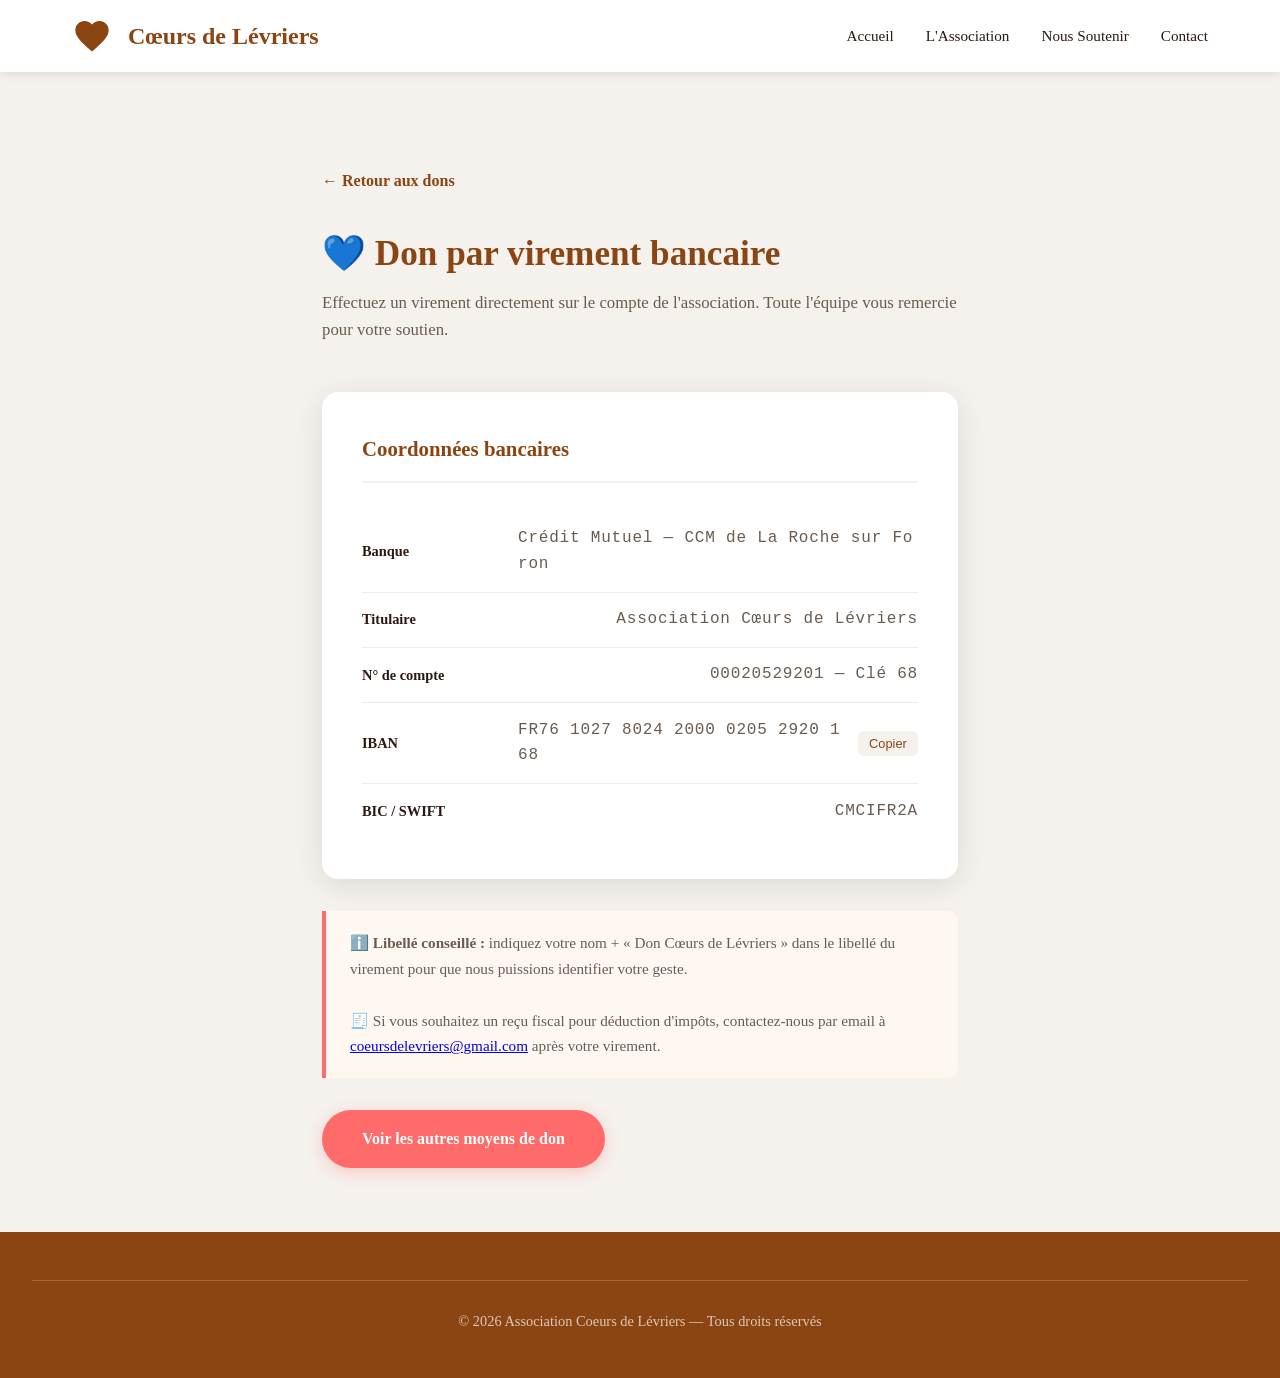
<file: page/don.html>
<!doctype html>
<html lang="fr">
  <head>
    <meta charset="UTF-8" />
    <meta name="viewport" content="width=device-width, initial-scale=1.0" />
    <title>Don par virement — Cœurs de Lévriers</title>
    <link rel="stylesheet" href="../style.css" />
    <style>
      .don-page {
        max-width: 700px;
        margin: 6rem auto 4rem;
        padding: 0 2rem;
      }

      .don-page h1 {
        font-size: 2.2rem;
        color: var(--primary);
        margin-bottom: 0.5rem;
      }

      .don-page .subtitle {
        color: var(--light-text);
        margin-bottom: 3rem;
        font-size: 1.05rem;
      }

      .rib-card {
        background: var(--white);
        border-radius: 16px;
        box-shadow: 0 6px 30px rgba(0,0,0,0.1);
        padding: 2.5rem;
        margin-bottom: 2rem;
      }

      .rib-card h2 {
        color: var(--primary);
        font-size: 1.3rem;
        margin-bottom: 1.8rem;
        padding-bottom: 1rem;
        border-bottom: 2px solid var(--light-bg);
      }

      .rib-row {
        display: flex;
        justify-content: space-between;
        align-items: center;
        padding: 0.9rem 0;
        border-bottom: 1px solid #f0ebe6;
        gap: 1rem;
      }

      .rib-row:last-child {
        border-bottom: none;
      }

      .rib-label {
        font-weight: bold;
        color: var(--dark-text);
        font-size: 0.9rem;
        min-width: 140px;
      }

      .rib-value {
        color: var(--light-text);
        font-family: "Courier New", monospace;
        font-size: 1rem;
        letter-spacing: 0.05em;
        word-break: break-all;
      }

      .copy-btn {
        background: var(--light-bg);
        border: none;
        border-radius: 6px;
        padding: 0.3rem 0.7rem;
        cursor: pointer;
        font-size: 0.8rem;
        color: var(--primary);
        transition: background 0.2s;
        white-space: nowrap;
        flex-shrink: 0;
      }

      .copy-btn:hover {
        background: var(--secondary);
        color: white;
      }

      .copy-btn.copied {
        background: #4caf50;
        color: white;
      }

      .notice {
        background: #fff8f0;
        border-left: 4px solid var(--accent);
        padding: 1.2rem 1.5rem;
        border-radius: 0 10px 10px 0;
        color: var(--light-text);
        font-size: 0.95rem;
        line-height: 1.7;
        margin-bottom: 2rem;
      }

      .back-link {
        display: inline-flex;
        align-items: center;
        gap: 0.5rem;
        color: var(--primary);
        text-decoration: none;
        font-weight: bold;
        margin-bottom: 2rem;
        transition: color 0.2s;
      }

      .back-link:hover {
        color: var(--accent);
      }
    </style>
  </head>
  <body>
    <!-- Navigation -->
    <nav class="navbar">
      <div class="nav-container">
        <div class="logo">
          <svg viewBox="0 0 24 24" fill="currentColor">
            <path d="M12 21.35l-1.45-1.32C5.4 15.36 2 12.28 2 8.5 2 5.42 4.42 3 7.5 3c1.74 0 3.41.81 4.5 2.09C13.09 3.81 14.76 3 16.5 3 19.58 3 22 5.42 22 8.5c0 3.78-3.4 6.86-8.55 11.54L12 21.35z"/>
          </svg>
          <span>Cœurs de Lévriers</span>
        </div>
        <ul class="nav-menu" id="navMenu">
          <li><a href="../index.html#accueil">Accueil</a></li>
          <li><a href="../index.html#association">L'Association</a></li>
          <li><a href="../index.html#soutenir">Nous Soutenir</a></li>
          <li><a href="../index.html#contact">Contact</a></li>
        </ul>
        <div class="nav-toggle" id="navToggle">
          <span></span><span></span><span></span>
        </div>
      </div>
    </nav>

    <div class="don-page">
      <a href="../index.html#soutenir" class="back-link">← Retour aux dons</a>

      <h1>💙 Don par virement bancaire</h1>
      <p class="subtitle">
        Effectuez un virement directement sur le compte de l'association. Toute l'équipe vous remercie pour votre soutien.
      </p>

      <div class="rib-card">
        <h2>Coordonnées bancaires</h2>

        <div class="rib-row">
          <span class="rib-label">Banque</span>
          <span class="rib-value">Crédit Mutuel — CCM de La Roche sur Foron</span>
        </div>

        <div class="rib-row">
          <span class="rib-label">Titulaire</span>
          <span class="rib-value">Association Cœurs de Lévriers</span>
        </div>

        <div class="rib-row">
          <span class="rib-label">N° de compte</span>
          <span class="rib-value">00020529201 — Clé 68</span>
        </div>

        <div class="rib-row">
          <span class="rib-label">IBAN</span>
          <span class="rib-value" id="iban">FR76 1027 8024 2000 0205 2920 168</span>
          <button class="copy-btn" onclick="copyIban()">Copier</button>
        </div>

        <div class="rib-row">
          <span class="rib-label">BIC / SWIFT</span>
          <span class="rib-value">CMCIFR2A</span>
        </div>
      </div>

      <div class="notice">
        ℹ️ <strong>Libellé conseillé :</strong> indiquez votre nom + « Don Cœurs de Lévriers » dans le libellé du virement pour que nous puissions identifier votre geste.<br/><br/>
        🧾 Si vous souhaitez un reçu fiscal pour déduction d'impôts, contactez-nous par email à <a href="mailto:coeursdelevriers@gmail.com">coeursdelevriers@gmail.com</a> après votre virement.
      </div>

      <a href="../index.html#soutenir" class="btn">Voir les autres moyens de don</a>
    </div>

    <footer>
      <div class="footer-bottom" style="padding: 1.5rem 2rem;">
        <p>&copy; 2026 Association Coeurs de Lévriers — Tous droits réservés</p>
      </div>
    </footer>

    <script>
      function copyIban() {
        const iban = document.getElementById("iban").textContent.replace(/\s/g, "");
        navigator.clipboard.writeText(iban).then(() => {
          const btn = document.querySelector(".copy-btn");
          btn.textContent = "✓ Copié !";
          btn.classList.add("copied");
          setTimeout(() => {
            btn.textContent = "Copier";
            btn.classList.remove("copied");
          }, 2000);
        });
      }

      // Mobile menu
      document.getElementById("navToggle").addEventListener("click", () => {
        document.getElementById("navMenu").classList.toggle("active");
      });
    </script>
  </body>
</html>
</file>
<file: style.css>
* {
  margin: 0;
  padding: 0;
  box-sizing: border-box;
}

:root {
  --primary: #8b4513;
  --secondary: #d2691e;
  --accent: #ff6b6b;
  --light-bg: #f5f1ed;
  --dark-text: #2c1810;
  --light-text: #6b5b4f;
  --white: #ffffff;
}

body {
  font-family: "Georgia", serif;
  color: var(--dark-text);
  line-height: 1.6;
  background-color: var(--light-bg);
}

/* Navigation */
.navbar {
  background: var(--white);
  box-shadow: 0 2px 10px rgba(0, 0, 0, 0.1);
  position: sticky;
  top: 0;
  z-index: 1000;
}

.nav-container {
  max-width: 1200px;
  margin: 0 auto;
  display: flex;
  justify-content: space-between;
  align-items: center;
  padding: 1rem 2rem;
}

.logo {
  display: flex;
  align-items: center;
  gap: 1rem;
  font-size: 1.5rem;
  font-weight: bold;
  color: var(--primary);
}

.logo svg {
  width: 40px;
  height: 40px;
}

.nav-menu {
  display: flex;
  gap: 2rem;
  list-style: none;
}

.nav-menu a {
  text-decoration: none;
  color: var(--dark-text);
  font-weight: 500;
  transition: color 0.3s;
  font-size: 0.95rem;
}

.nav-menu a:hover {
  color: var(--accent);
}

.nav-toggle {
  display: none;
  flex-direction: column;
  cursor: pointer;
  gap: 4px;
}

.nav-toggle span {
  width: 25px;
  height: 3px;
  background: var(--primary);
  transition: 0.3s;
}

/* Hero Section */
.hero {
  background-image: url("img/london1.jpg");
  background-size: cover;
  background-position: center;
  height: 70vh;
  display: flex;
  align-items: center;
  justify-content: center;
  text-align: center;
  color: var(--white);
  position: relative;
}

.hero-content {
  max-width: 800px;
  padding: 2rem;
}

.hero h1 {
  font-size: 3.5rem;
  margin-bottom: 1rem;
  text-shadow: 2px 2px 4px rgba(0, 0, 0, 0.5);
}

.hero p {
  font-size: 1.3rem;
  margin-bottom: 2rem;
  text-shadow: 1px 1px 2px rgba(0, 0, 0, 0.5);
}

.btn {
  display: inline-block;
  padding: 1rem 2.5rem;
  background: var(--accent);
  color: var(--white);
  text-decoration: none;
  border-radius: 50px;
  font-weight: bold;
  transition: all 0.3s;
  box-shadow: 0 4px 15px rgba(255, 107, 107, 0.3);
  border: none;
  cursor: pointer;
  font-family: "Georgia", serif;
  font-size: 1rem;
}

.btn:hover {
  background: #ff5252;
  transform: translateY(-2px);
  box-shadow: 0 6px 20px rgba(255, 107, 107, 0.4);
}

.btn-outline {
  background: transparent;
  border: 2px solid var(--white);
  margin-left: 1rem;
}

.btn-outline:hover {
  background: var(--white);
  color: var(--primary);
}

/* Sections */
.section {
  max-width: 1200px;
  margin: 0 auto;
  padding: 4rem 2rem;
}

.section-title {
  text-align: center;
  font-size: 2.5rem;
  color: var(--primary);
  margin-bottom: 1rem;
  position: relative;
  display: inline-block;
  width: 100%;
}

.section-title::after {
  content: "";
  display: block;
  width: 80px;
  height: 4px;
  background: var(--accent);
  margin: 1rem auto;
  border-radius: 2px;
}

.section-subtitle {
  text-align: center;
  color: var(--light-text);
  font-size: 1.1rem;
  margin-bottom: 3rem;
}

/* Mission Statement */
.mission {
  background: var(--white);
  padding: 3rem;
  border-radius: 15px;
  box-shadow: 0 5px 20px rgba(0, 0, 0, 0.1);
  margin-bottom: 3rem;
}

.mission p {
  font-size: 1.1rem;
  line-height: 1.8;
  color: var(--light-text);
  margin-bottom: 1rem;
}

.mission-author {
  text-align: right;
  font-style: italic;
  color: var(--primary);
  margin-top: 2rem;
}

/* Grid */
.grid {
  display: grid;
  grid-template-columns: repeat(auto-fit, minmax(300px, 1fr));
  gap: 2rem;
  margin-top: 3rem;
}

.card {
  background: var(--white);
  border-radius: 15px;
  overflow: hidden;
  box-shadow: 0 5px 20px rgba(0, 0, 0, 0.1);
  transition:
    transform 0.3s,
    box-shadow 0.3s;
}

.card:hover {
  transform: translateY(-5px);
  box-shadow: 0 10px 30px rgba(0, 0, 0, 0.15);
}

.card-image {
  width: 100%;
  height: 250px;
  background: linear-gradient(135deg, var(--secondary), var(--primary));
  display: flex;
  align-items: center;
  justify-content: center;
}

.card-image img {
  width: 100%;
  height: 100%;
  object-fit: cover;
}

.card-content {
  padding: 2rem;
}

.card-title {
  font-size: 1.5rem;
  color: var(--primary);
  margin-bottom: 1rem;
}

.card-text {
  color: var(--light-text);
  line-height: 1.6;
}

/* Facebook Feed */
.facebook-section {
  background: var(--white);
  padding: 3rem;
  border-radius: 15px;
  box-shadow: 0 5px 20px rgba(0, 0, 0, 0.1);
  display: flex;
  align-items: center;
  justify-content: center;
}

/* Donation Section */
.donation-section {
  background: linear-gradient(135deg, var(--accent), #ff8e8e);
  color: var(--white);
  padding: 4rem 2rem;
  text-align: center;
  margin: 4rem 0;
}

.donation-content {
  max-width: 900px;
  margin: 0 auto;
}

.donation-section h2 {
  font-size: 2.5rem;
  margin-bottom: 1rem;
}

.donation-options {
  display: flex;
  justify-content: center;
  gap: 2rem;
  margin-top: 2rem;
  flex-wrap: wrap;
}

.donation-card {
  background: rgba(255, 255, 255, 0.2);
  backdrop-filter: blur(10px);
  padding: 2rem;
  border-radius: 15px;
  min-width: 220px;
  max-width: 260px;
  transition: all 0.3s;
}

.donation-card:hover {
  background: rgba(255, 255, 255, 0.3);
  transform: scale(1.05);
}

.donation-card h3 {
  font-size: 1.5rem;
  margin-bottom: 1rem;
}

.btn-white {
  background: var(--white);
  color: var(--accent);
}

.btn-white:hover {
  background: var(--light-bg);
  color: var(--primary);
}

/* =====================
   SECTION CONTACT
   ===================== */
.contact-wrapper {
  display: grid;
  grid-template-columns: 1fr 1.6fr;
  gap: 3rem;
  align-items: start;
}

.contact-info {
  display: flex;
  flex-direction: column;
  gap: 1.8rem;
}

.contact-info-block {
  display: flex;
  align-items: flex-start;
  gap: 1rem;
  background: var(--white);
  padding: 1.5rem;
  border-radius: 12px;
  box-shadow: 0 3px 12px rgba(0, 0, 0, 0.07);
}

.contact-icon {
  font-size: 1.5rem;
  flex-shrink: 0;
}

.contact-info-block h4 {
  color: var(--primary);
  font-size: 1rem;
  margin-bottom: 0.4rem;
}

.contact-info-block p,
.contact-info-block a {
  color: var(--light-text);
  text-decoration: none;
  font-size: 0.95rem;
  display: block;
}

.contact-info-block a:hover {
  color: var(--accent);
}

.contact-form-wrapper {
  background: var(--white);
  padding: 2.5rem;
  border-radius: 15px;
  box-shadow: 0 5px 20px rgba(0, 0, 0, 0.1);
}

.contact-form {
  display: flex;
  flex-direction: column;
  gap: 1.4rem;
}

.form-group {
  display: flex;
  flex-direction: column;
  gap: 0.4rem;
}

.form-group label {
  font-weight: bold;
  color: var(--dark-text);
  font-size: 0.9rem;
}

.form-group input,
.form-group select,
.form-group textarea {
  padding: 0.8rem 1rem;
  border: 1.5px solid #ddd;
  border-radius: 8px;
  font-family: "Georgia", serif;
  font-size: 1rem;
  color: var(--dark-text);
  background: var(--light-bg);
  transition: border-color 0.2s;
  resize: vertical;
}

.form-group input:focus,
.form-group select:focus,
.form-group textarea:focus {
  outline: none;
  border-color: var(--secondary);
  background: var(--white);
}

.contact-submit {
  width: 100%;
  text-align: center;
  font-size: 1rem;
}

.form-note {
  text-align: center;
  font-size: 0.9rem;
  color: var(--light-text);
  min-height: 1.2rem;
}

.form-note.success {
  color: #4caf50;
  font-weight: bold;
}

/* Footer */
footer {
  background: var(--primary);
  color: var(--white);
  padding: 3rem 2rem 1rem;
}

.footer-content {
  max-width: 1200px;
  margin: 0 auto;
  display: grid;
  grid-template-columns: repeat(auto-fit, minmax(250px, 1fr));
  gap: 3rem;
  margin-bottom: 2rem;
}

.footer-section h3 {
  margin-bottom: 1rem;
  font-size: 1.3rem;
}

.footer-section p,
.footer-section a {
  color: rgba(255, 255, 255, 0.8);
  text-decoration: none;
  display: block;
  margin-bottom: 0.5rem;
}

.footer-section a:hover {
  color: var(--white);
}

.social-links {
  display: flex;
  gap: 1rem;
  margin-top: 1rem;
}

.social-links a {
  width: 40px;
  height: 40px;
  background: rgba(255, 255, 255, 0.2);
  border-radius: 50%;
  display: flex;
  align-items: center;
  justify-content: center;
  transition: all 0.3s;
}

.social-links a:hover {
  background: var(--accent);
  transform: translateY(-3px);
}

.footer-bottom {
  text-align: center;
  padding: 20px 30px;
  border-top: 1px solid rgba(255, 255, 255, 0.2);
}

.footer-bottom p {
  margin: 5px 0;
  color: rgba(255, 255, 255, 0.7);
  font-size: 0.9rem;
}

.footer-bottom a {
  color: rgba(255, 255, 255, 0.9);
  text-decoration: none;
  transition: color 0.3s ease;
}

.footer-bottom a:hover {
  color: var(--white);
}

/* Responsive */
@media (max-width: 768px) {
  .nav-menu {
    position: fixed;
    left: -100%;
    top: 70px;
    flex-direction: column;
    background: var(--white);
    width: 100%;
    text-align: center;
    transition: 0.3s;
    box-shadow: 0 10px 27px rgba(0, 0, 0, 0.1);
    padding: 2rem 0;
  }

  .nav-menu.active {
    left: 0;
  }

  .nav-toggle {
    display: flex;
  }

  .hero h1 {
    font-size: 2rem;
  }

  .hero p {
    font-size: 1rem;
  }

  .btn-outline {
    margin-left: 0;
    margin-top: 1rem;
  }

  .section-title {
    font-size: 2rem;
  }

  .grid {
    grid-template-columns: 1fr;
  }

  .donation-section h2 {
    font-size: 1.8rem;
  }

  .contact-wrapper {
    grid-template-columns: 1fr;
  }
}
</file>
